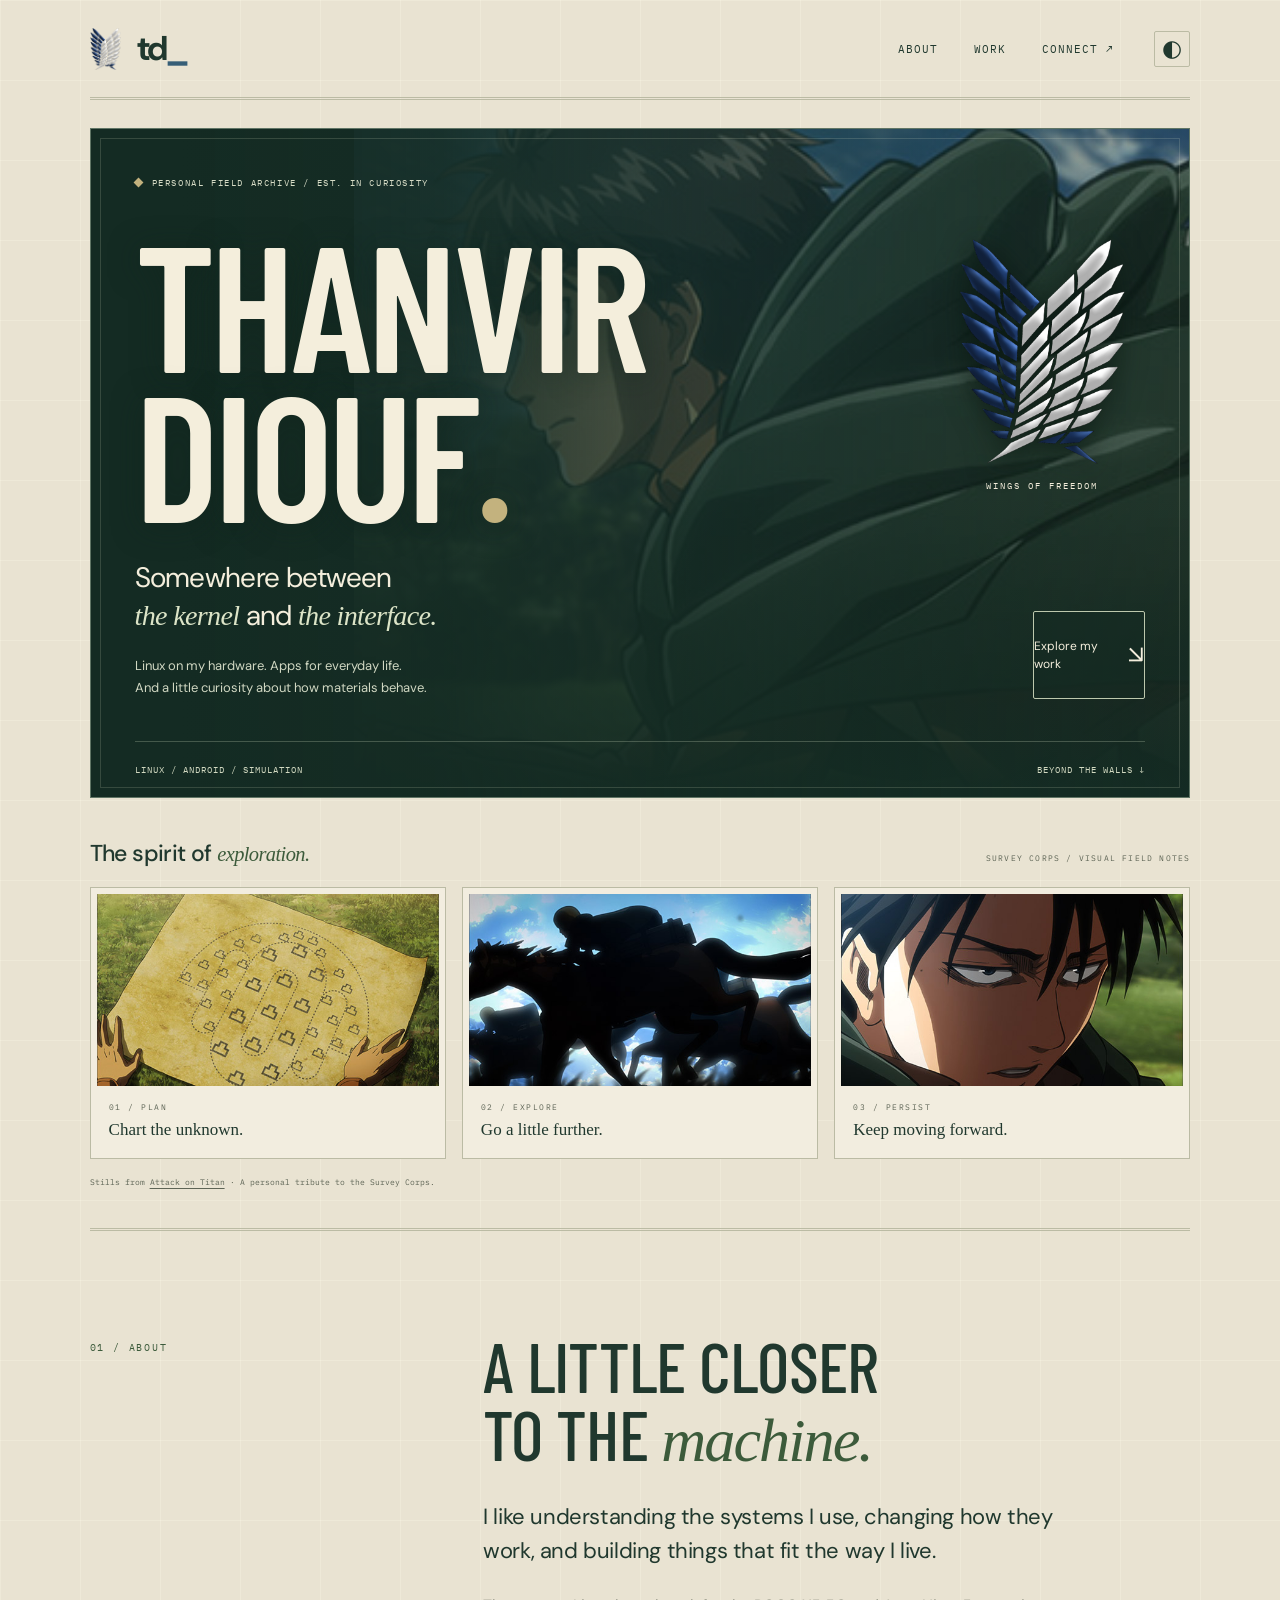
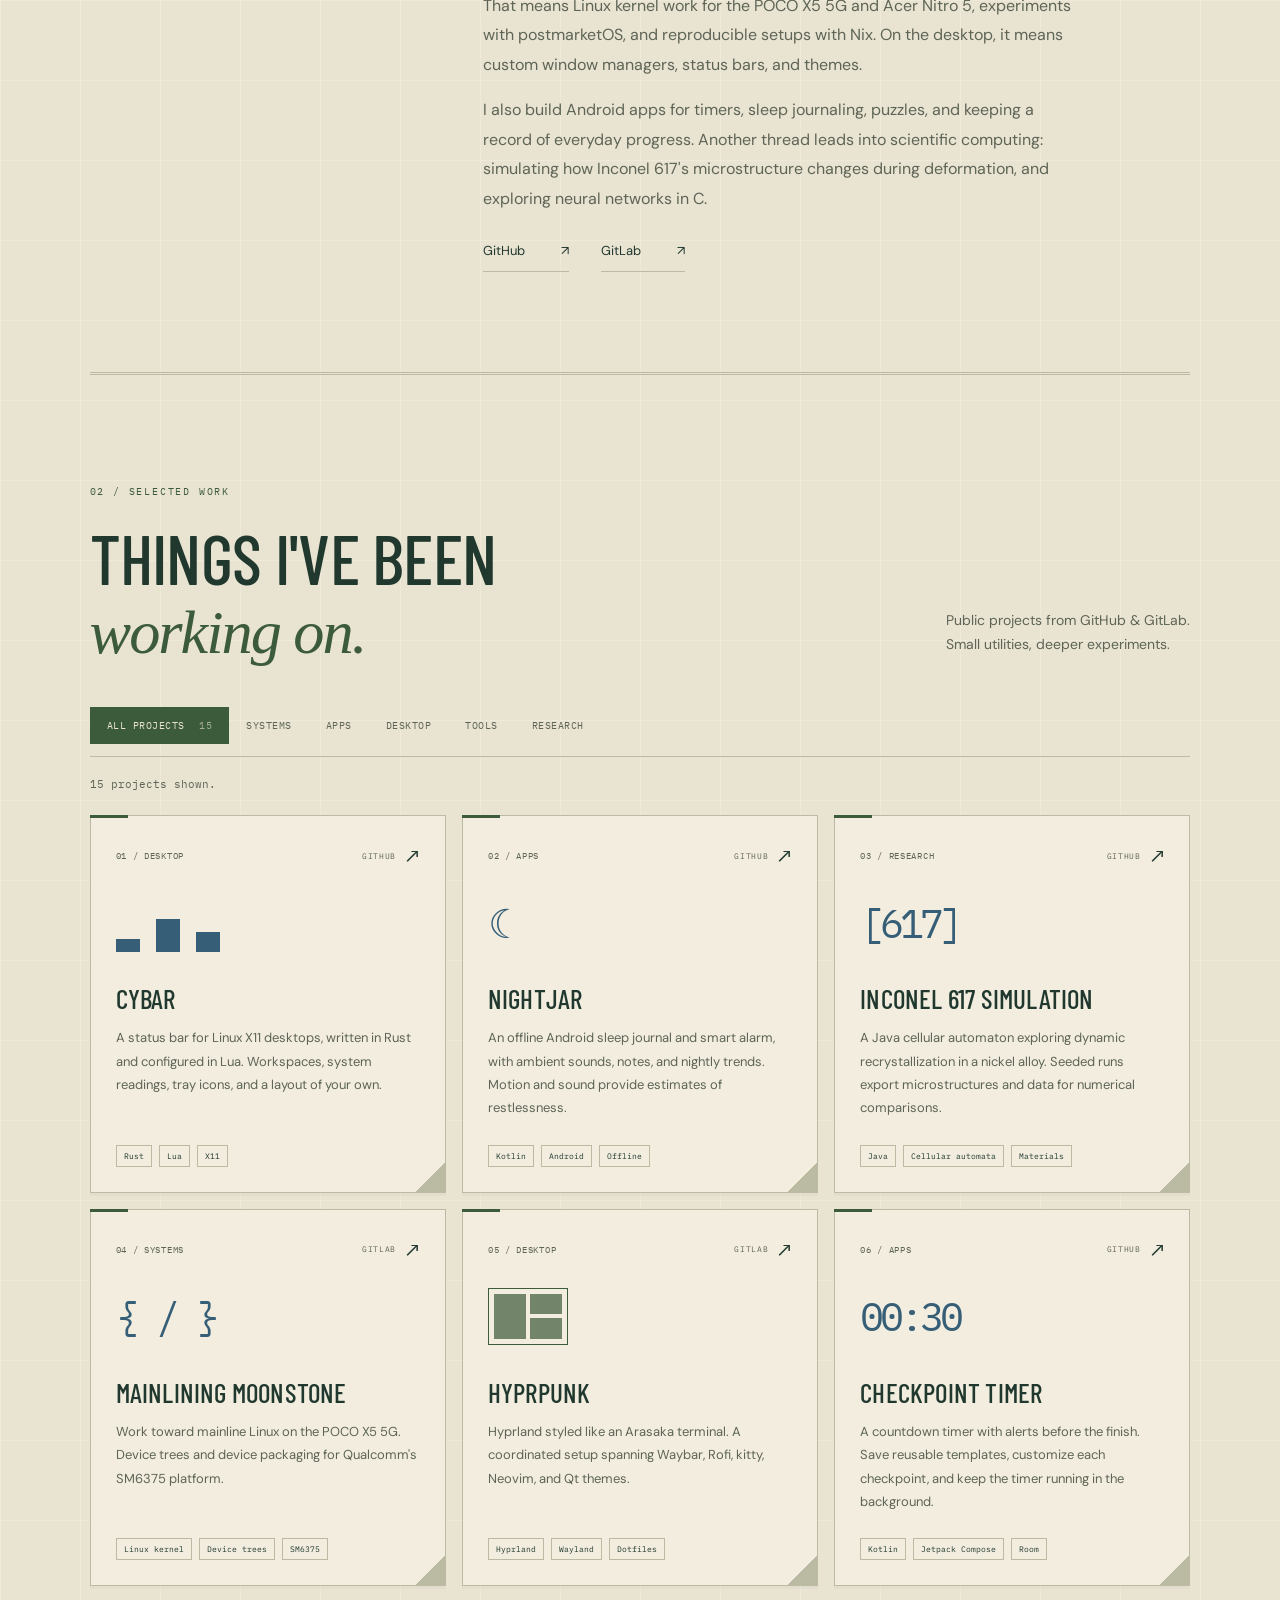
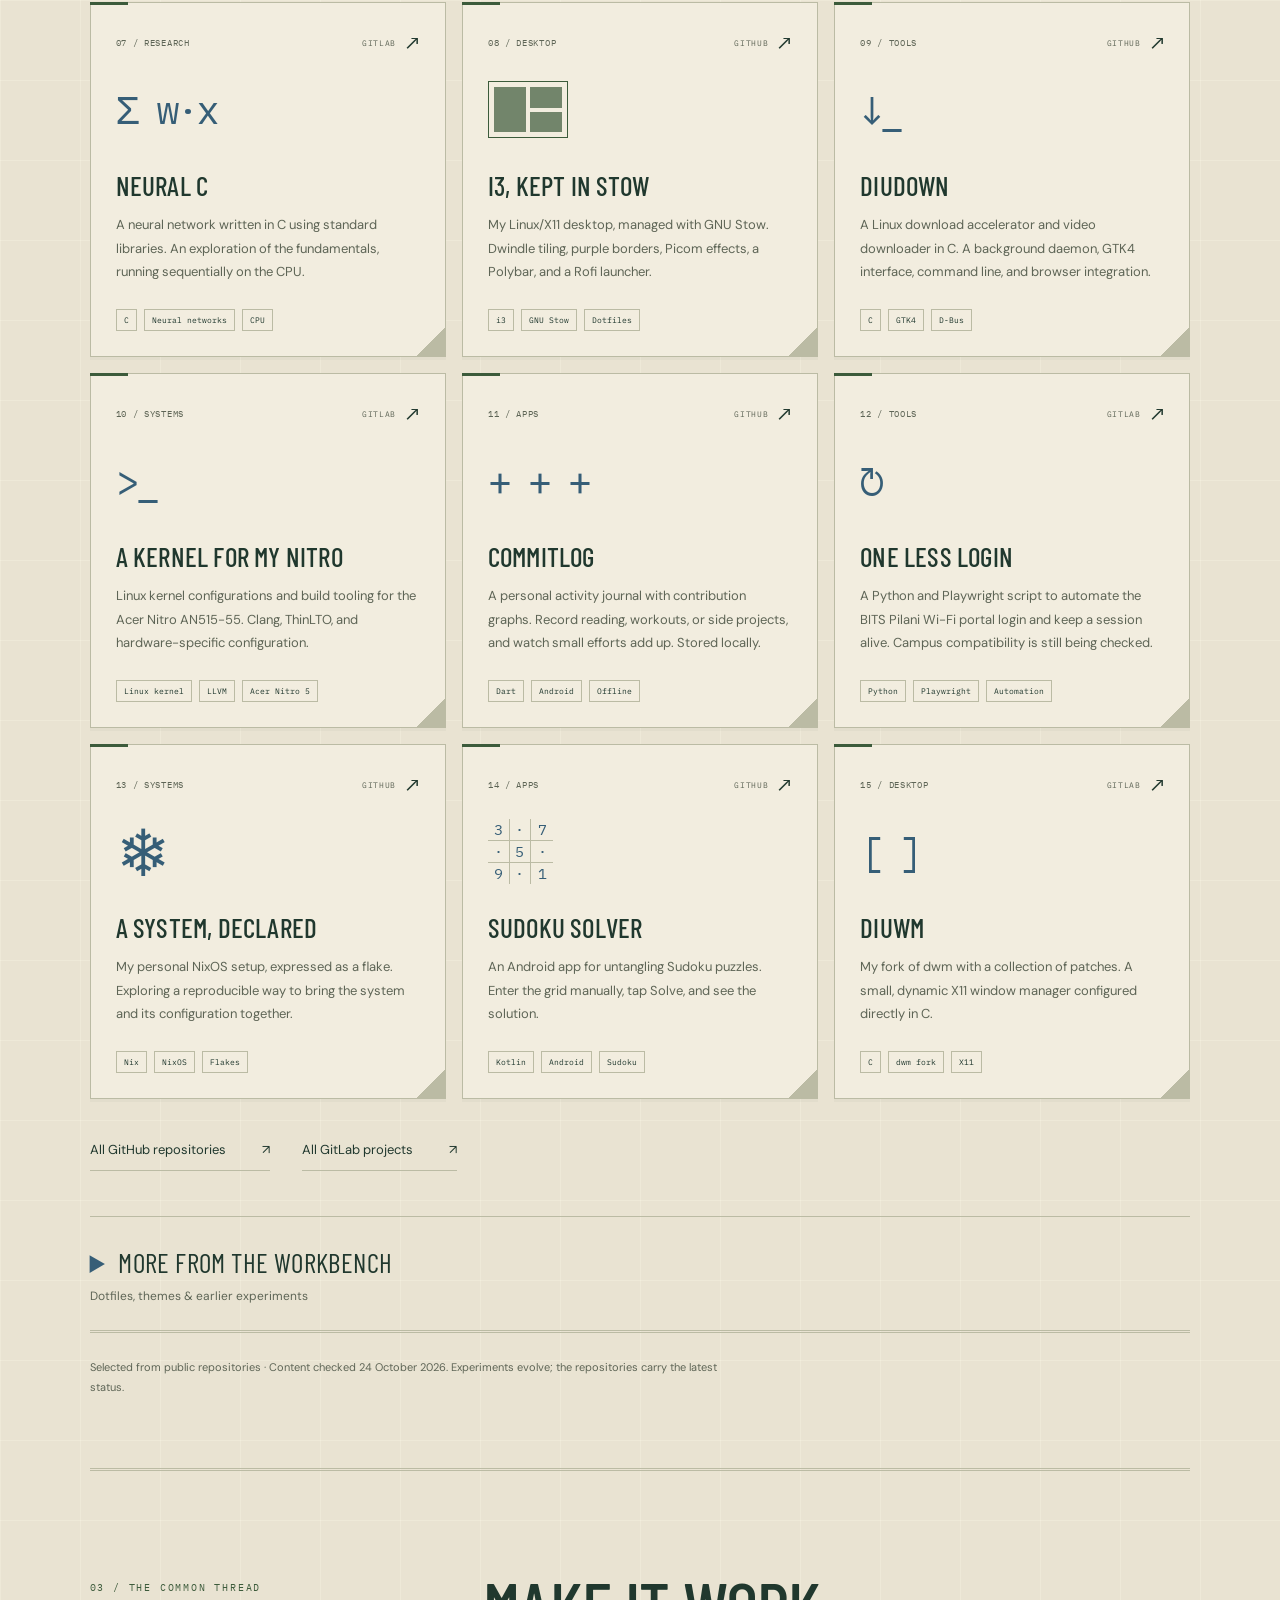
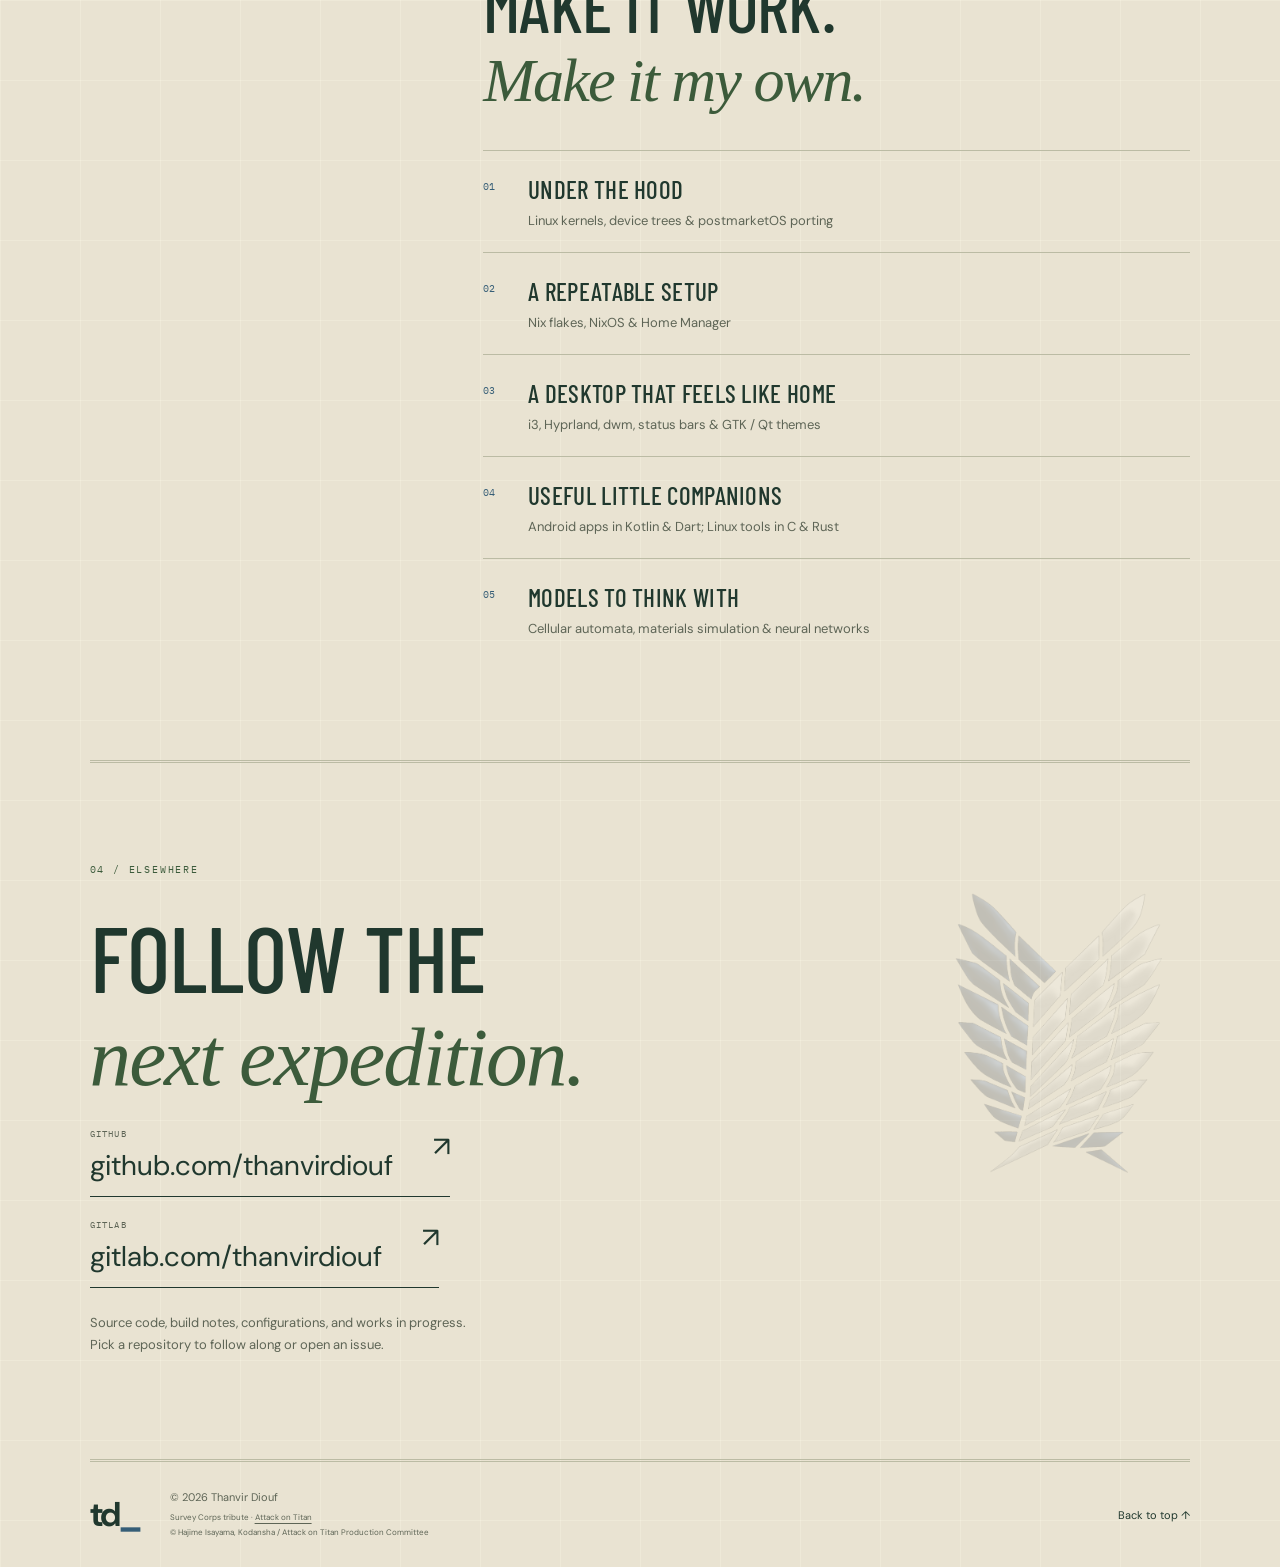
<file: index.html>
<!doctype html>
<html lang="en" data-theme="light">
<head>
  <meta charset="utf-8">
  <meta name="viewport" content="width=device-width, initial-scale=1, viewport-fit=cover">
  <meta name="theme-color" content="#e9e3d2">
  <meta name="description" content="Thanvir Diouf's projects across GitHub and GitLab: Linux kernels, custom desktops, Android apps, developer tools, and materials simulation.">
  <meta property="og:title" content="Thanvir Diouf — Systems, software & curiosity">
  <meta property="og:description" content="Linux kernels, custom desktops, Android apps, and materials simulation. Explore my public work on GitHub and GitLab.">
  <meta property="og:type" content="website">
  <meta property="og:url" content="https://thanvirdiouf.github.io/">
  <title>Thanvir Diouf — Systems, software & curiosity</title>
  <link rel="icon" href="assets/images/wings-of-freedom.png" type="image/png">
  <link rel="preconnect" href="https://fonts.googleapis.com">
  <link rel="preconnect" href="https://fonts.gstatic.com" crossorigin>
  <link rel="stylesheet" href="https://fonts.googleapis.com/css2?family=Barlow+Condensed:wght@500;600;700&family=DM+Sans:wght@400;500;600;700&family=IBM+Plex+Mono:wght@400;500&display=swap">
  <link rel="stylesheet" href="assets/css/style.css">
  <link rel="stylesheet" href="assets/css/survey-corps.css">
  <script src="assets/js/site.js" defer></script>
</head>
<body>
<a class="skip-link" href="#main">Skip to content</a>
<div class="site-shell">
  <header class="header">
    <a href="#" class="wordmark" aria-label="Thanvir Diouf, home"><img src="assets/images/wings-of-freedom.png" width="32" height="42" alt="">td<span>_</span></a>
    <nav aria-label="Main navigation"><a href="#about">About</a><a href="#work">Work</a><a href="#connect">Connect <span aria-hidden="true">↗</span></a></nav>
    <button class="theme-toggle" type="button" aria-label="Switch to dark theme" hidden><span aria-hidden="true">◐</span></button>
  </header>
  <main id="main">
    <section class="hero" aria-labelledby="hero-title">
      <img class="hero-still" src="assets/images/scout-expedition.jpg" width="560" height="315" alt="" fetchpriority="high">
      <div class="eyebrow"><span class="status-dot"></span> PERSONAL FIELD ARCHIVE / EST. IN CURIOSITY</div>
      <h1 id="hero-title">Thanvir<br>Diouf<span class="period">.</span></h1>
      <div class="hero-bottom">
        <div><p class="hero-description">Somewhere between<br><em>the kernel</em> and <em>the interface.</em></p><p class="hero-note">Linux on my hardware. Apps for everyday life.<br>And a little curiosity about how materials behave.</p></div>
        <a class="round-link" href="#work"><span>Explore my work</span><span class="arrow" aria-hidden="true">↘</span></a>
      </div>
      <div class="hero-graphic" aria-hidden="true"><img src="assets/images/wings-of-freedom.png" width="521" height="707" alt=""><span class="graphic-caption">WINGS OF FREEDOM</span></div>
      <div class="hero-foot"><span>LINUX / ANDROID / SIMULATION</span><span>BEYOND THE WALLS ↓</span></div>
    </section>
    <section class="expedition" aria-labelledby="expedition-title">
      <div class="expedition-heading"><h2 id="expedition-title">The spirit of <em>exploration.</em></h2><span>SURVEY CORPS / VISUAL FIELD NOTES</span></div>
      <div class="expedition-frames">
        <figure><img src="assets/images/expedition-map.jpg" width="560" height="315" loading="lazy" decoding="async" alt="The Survey Corps' expedition formation drawn on a parchment map."><figcaption><span>01 / PLAN</span>Chart the unknown.</figcaption></figure>
        <figure><img src="assets/images/scouts-riding.jpg" width="560" height="315" loading="lazy" decoding="async" alt="Survey Corps scouts on horseback, silhouetted against the sky."><figcaption><span>02 / EXPLORE</span>Go a little further.</figcaption></figure>
        <figure><img src="assets/images/levi-forest.jpg" width="560" height="315" loading="lazy" decoding="async" alt="Levi wearing the Survey Corps' green cloak in the forest."><figcaption><span>03 / PERSIST</span>Keep moving forward.</figcaption></figure>
      </div>
      <p class="art-credit">Stills from <a href="https://shingeki.tv/season1/">Attack on Titan</a> · A personal tribute to the Survey Corps.</p>
    </section>
    <section id="about" class="about section-grid" aria-labelledby="about-title">
      <div class="section-label"><span>01 / ABOUT</span></div>
      <div><h2 id="about-title">A little closer<br>to the <em>machine.</em></h2><p class="large-copy">I like understanding the systems I use, changing how they work, and building things that fit the way I live.</p><p class="body-copy">That means Linux kernel work for the POCO X5 5G and Acer Nitro 5, experiments with postmarketOS, and reproducible setups with Nix. On the desktop, it means custom window managers, status bars, and themes.</p><p class="body-copy">I also build Android apps for timers, sleep journaling, puzzles, and keeping a record of everyday progress. Another thread leads into scientific computing: simulating how Inconel 617's microstructure changes during deformation, and exploring neural networks in C.</p><div class="profile-links"><a class="text-link" href="https://github.com/thanvirdiouf">GitHub <span aria-hidden="true">↗</span></a><a class="text-link" href="https://gitlab.com/thanvirdiouf">GitLab <span aria-hidden="true">↗</span></a></div></div>
    </section>
    <section id="work" class="work" aria-labelledby="work-title">
      <div class="section-heading"><div><div class="section-label">02 / SELECTED WORK</div><h2 id="work-title">Things I've been<br><em>working on.</em></h2></div><p>Public projects from GitHub & GitLab.<br>Small utilities, deeper experiments.</p></div>
      <div class="filters" role="group" aria-label="Filter projects" hidden><button type="button" data-filter="all" aria-pressed="true">All projects <span data-project-count>15</span></button><button type="button" data-filter="systems" aria-pressed="false">Systems</button><button type="button" data-filter="apps" aria-pressed="false">Apps</button><button type="button" data-filter="desktop" aria-pressed="false">Desktop</button><button type="button" data-filter="tools" aria-pressed="false">Tools</button><button type="button" data-filter="research" aria-pressed="false">Research</button></div>
      <p id="filter-status" class="filter-status" aria-live="polite" aria-atomic="true"></p>
      <div class="projects">
        <a class="project" data-category="desktop" href="https://github.com/thanvirdiouf/Cybar"><div class="project-top"><span>01 / DESKTOP</span><span class="project-host">GITHUB <span class="project-arrow" aria-hidden="true">↗</span></span></div><div class="project-symbol" aria-hidden="true">▂ ▅ ▃</div><h3>Cybar</h3><p>A status bar for Linux X11 desktops, written in Rust and configured in Lua. Workspaces, system readings, tray icons, and a layout of your own.</p><div class="project-tags"><span>Rust</span><span>Lua</span><span>X11</span></div></a>
        <a class="project" data-category="apps" href="https://github.com/thanvirdiouf/Nightjar"><div class="project-top"><span>02 / APPS</span><span class="project-host">GITHUB <span class="project-arrow" aria-hidden="true">↗</span></span></div><div class="project-symbol" aria-hidden="true">☾</div><h3>Nightjar</h3><p>An offline Android sleep journal and smart alarm, with ambient sounds, notes, and nightly trends. Motion and sound provide estimates of restlessness.</p><div class="project-tags"><span>Kotlin</span><span>Android</span><span>Offline</span></div></a>
        <a class="project" data-category="research" href="https://github.com/thanvirdiouf/Inconel-617-Microstructure-Simulation"><div class="project-top"><span>03 / RESEARCH</span><span class="project-host">GITHUB <span class="project-arrow" aria-hidden="true">↗</span></span></div><div class="project-symbol" aria-hidden="true">[617]</div><h3>Inconel 617 simulation</h3><p>A Java cellular automaton exploring dynamic recrystallization in a nickel alloy. Seeded runs export microstructures and data for numerical comparisons.</p><div class="project-tags"><span>Java</span><span>Cellular automata</span><span>Materials</span></div></a>
        <a class="project" data-category="systems" href="https://gitlab.com/thanvirdiouf/poco-x5-5g-kernel-mainlining"><div class="project-top"><span>04 / SYSTEMS</span><span class="project-host">GITLAB <span class="project-arrow" aria-hidden="true">↗</span></span></div><div class="project-symbol" aria-hidden="true">{ / }</div><h3>Mainlining moonstone</h3><p>Work toward mainline Linux on the POCO X5 5G. Device trees and device packaging for Qualcomm's SM6375 platform.</p><div class="project-tags"><span>Linux kernel</span><span>Device trees</span><span>SM6375</span></div></a>
        <a class="project" data-category="desktop" href="https://gitlab.com/thanvirdiouf/hyprpunk"><div class="project-top"><span>05 / DESKTOP</span><span class="project-host">GITLAB <span class="project-arrow" aria-hidden="true">↗</span></span></div><div class="desktop-symbol" aria-hidden="true"><i></i><i></i><i></i></div><h3>HyprPunk</h3><p>Hyprland styled like an Arasaka terminal. A coordinated setup spanning Waybar, Rofi, kitty, Neovim, and Qt themes.</p><div class="project-tags"><span>Hyprland</span><span>Wayland</span><span>Dotfiles</span></div></a>
        <a class="project" data-category="apps" href="https://github.com/thanvirdiouf/CheckpointTimer"><div class="project-top"><span>06 / APPS</span><span class="project-host">GITHUB <span class="project-arrow" aria-hidden="true">↗</span></span></div><div class="project-symbol" aria-hidden="true">00:30</div><h3>Checkpoint Timer</h3><p>A countdown timer with alerts before the finish. Save reusable templates, customize each checkpoint, and keep the timer running in the background.</p><div class="project-tags"><span>Kotlin</span><span>Jetpack Compose</span><span>Room</span></div></a>
        <a class="project" data-category="research" href="https://gitlab.com/thanvirdiouf/neural-c"><div class="project-top"><span>07 / RESEARCH</span><span class="project-host">GITLAB <span class="project-arrow" aria-hidden="true">↗</span></span></div><div class="project-symbol" aria-hidden="true">Σ w·x</div><h3>Neural C</h3><p>A neural network written in C using standard libraries. An exploration of the fundamentals, running sequentially on the CPU.</p><div class="project-tags"><span>C</span><span>Neural networks</span><span>CPU</span></div></a>
        <a class="project" data-category="desktop" href="https://github.com/thanvirdiouf/i3-stow"><div class="project-top"><span>08 / DESKTOP</span><span class="project-host">GITHUB <span class="project-arrow" aria-hidden="true">↗</span></span></div><div class="desktop-symbol" aria-hidden="true"><i></i><i></i><i></i></div><h3>i3, kept in Stow</h3><p>My Linux/X11 desktop, managed with GNU Stow. Dwindle tiling, purple borders, Picom effects, a Polybar, and a Rofi launcher.</p><div class="project-tags"><span>i3</span><span>GNU Stow</span><span>Dotfiles</span></div></a>
        <a class="project" data-category="tools" href="https://github.com/thanvirdiouf/DiuDown"><div class="project-top"><span>09 / TOOLS</span><span class="project-host">GITHUB <span class="project-arrow" aria-hidden="true">↗</span></span></div><div class="project-symbol" aria-hidden="true">↓_</div><h3>DiuDown</h3><p>A Linux download accelerator and video downloader in C. A background daemon, GTK4 interface, command line, and browser integration.</p><div class="project-tags"><span>C</span><span>GTK4</span><span>D-Bus</span></div></a>
        <a class="project" data-category="systems" href="https://gitlab.com/thanvirdiouf/acer-nitro-an515-55-linux-config"><div class="project-top"><span>10 / SYSTEMS</span><span class="project-host">GITLAB <span class="project-arrow" aria-hidden="true">↗</span></span></div><div class="project-symbol" aria-hidden="true">&gt;_</div><h3>A kernel for my Nitro</h3><p>Linux kernel configurations and build tooling for the Acer Nitro AN515-55. Clang, ThinLTO, and hardware-specific configuration.</p><div class="project-tags"><span>Linux kernel</span><span>LLVM</span><span>Acer Nitro 5</span></div></a>
        <a class="project" data-category="apps" href="https://github.com/thanvirdiouf/CommitLog"><div class="project-top"><span>11 / APPS</span><span class="project-host">GITHUB <span class="project-arrow" aria-hidden="true">↗</span></span></div><div class="project-symbol" aria-hidden="true">+ + +</div><h3>CommitLog</h3><p>A personal activity journal with contribution graphs. Record reading, workouts, or side projects, and watch small efforts add up. Stored locally.</p><div class="project-tags"><span>Dart</span><span>Android</span><span>Offline</span></div></a>
        <a class="project" data-category="tools" href="https://gitlab.com/thanvirdiouf/bits-pilani-wifi-login-automator"><div class="project-top"><span>12 / TOOLS</span><span class="project-host">GITLAB <span class="project-arrow" aria-hidden="true">↗</span></span></div><div class="project-symbol" aria-hidden="true">↻</div><h3>One less login</h3><p>A Python and Playwright script to automate the BITS Pilani Wi-Fi portal login and keep a session alive. Campus compatibility is still being checked.</p><div class="project-tags"><span>Python</span><span>Playwright</span><span>Automation</span></div></a>
        <a class="project" data-category="systems" href="https://github.com/thanvirdiouf/Diouf-Nixos-Flake"><div class="project-top"><span>13 / SYSTEMS</span><span class="project-host">GITHUB <span class="project-arrow" aria-hidden="true">↗</span></span></div><div class="project-symbol nix-symbol" aria-hidden="true">❄</div><h3>A system, declared</h3><p>My personal NixOS setup, expressed as a flake. Exploring a reproducible way to bring the system and its configuration together.</p><div class="project-tags"><span>Nix</span><span>NixOS</span><span>Flakes</span></div></a>
        <a class="project" data-category="apps" href="https://github.com/thanvirdiouf/Sudoku-Solver"><div class="project-top"><span>14 / APPS</span><span class="project-host">GITHUB <span class="project-arrow" aria-hidden="true">↗</span></span></div><div class="sudoku-symbol" aria-hidden="true"><span>3</span><span>·</span><span>7</span><span>·</span><span>5</span><span>·</span><span>9</span><span>·</span><span>1</span></div><h3>Sudoku Solver</h3><p>An Android app for untangling Sudoku puzzles. Enter the grid manually, tap Solve, and see the solution.</p><div class="project-tags"><span>Kotlin</span><span>Android</span><span>Sudoku</span></div></a>
        <a class="project" data-category="desktop" href="https://gitlab.com/thanvirdiouf/diuwm"><div class="project-top"><span>15 / DESKTOP</span><span class="project-host">GITLAB <span class="project-arrow" aria-hidden="true">↗</span></span></div><div class="project-symbol" aria-hidden="true">[ ]</div><h3>DiuWM</h3><p>My fork of dwm with a collection of patches. A small, dynamic X11 window manager configured directly in C.</p><div class="project-tags"><span>C</span><span>dwm fork</span><span>X11</span></div></a>
      </div>
      <div class="profile-links all-work"><a class="text-link" href="https://github.com/thanvirdiouf?tab=repositories">All GitHub repositories <span aria-hidden="true">↗</span></a><a class="text-link" href="https://gitlab.com/thanvirdiouf?tab=projects">All GitLab projects <span aria-hidden="true">↗</span></a></div>
      <details class="project-archive"><summary>More from the workbench <span>Dotfiles, themes & earlier experiments</span></summary><div class="archive-list">
        <a href="https://github.com/thanvirdiouf/linux-moonstone"><div><h3>linux-moonstone</h3><p>Linux kernel development for the POCO X5 5G, in C.</p></div><span>GITHUB ↗</span></a>
        <a href="https://gitlab.com/thanvirdiouf/poco-x5-5g-pmos-port-development"><div><h3>postmarketOS on the POCO X5</h3><p>A crDroid-based port experiment. Kernel and rootfs build; graphical boot issues remain.</p></div><span>GITLAB ↗</span></a>
        <a href="https://gitlab.com/thanvirdiouf/poco-x5-5g-pmos-port-development-based-on-xiaomi-sm-6375-devs"><div><h3>Another route to postmarketOS</h3><p>A POCO X5 port experiment using the xiaomi-sm6375-devs kernel source.</p></div><span>GITLAB ↗</span></a>
        <a href="https://github.com/thanvirdiouf/Minimal-Green-Hypr"><div><h3>Minimal Green Hypr</h3><p>My Arch Linux dotfiles and an earlier take on the everyday desktop.</p></div><span>GITHUB ↗</span></a>
        <a href="https://gitlab.com/thanvirdiouf/simpledots"><div><h3>simpledots</h3><p>A desktop configuration collection with bspwm, Polybar, Picom, Rofi, and kitty.</p></div><span>GITLAB ↗</span></a>
        <a href="https://github.com/thanvirdiouf/Kvantum-Theme-Arasaka"><div><h3>Arasaka for Kvantum</h3><p>A Qt theme inspired by the red Arasaka terminals in Cyberpunk 2077.</p></div><span>GITHUB ↗</span></a>
        <a href="https://gitlab.com/thanvirdiouf/arasaka-red-gtk-theme"><div><h3>Arasaka Red GTK Theme</h3><p>A matching GTK theme made with Themix-GUI.</p></div><span>GITLAB ↗</span></a>
        <a href="https://github.com/thanvirdiouf/Home-Flake"><div><h3>Home-Flake</h3><p>An experiment with a Home Manager flake for a non-NixOS desktop.</p></div><span>GITHUB ↗</span></a>
        <a href="https://gitlab.com/thanvirdiouf/nixos-simple"><div><h3>nixos-simple</h3><p>A Nix flake organized into host configurations and modules.</p></div><span>GITLAB ↗</span></a>
        <a href="https://gitlab.com/thanvirdiouf/nixos-configuration"><div><h3>NixOS on a mini PC</h3><p>System and Home Manager configuration for a mini PC.</p></div><span>GITLAB ↗</span></a>
        <a href="https://github.com/thanvirdiouf/Acer-Nitro-5-AN515-55-Linux-Kernel"><div><h3>Acer Nitro 5 Linux Kernel</h3><p>The GitHub kernel project for the AN515-55.</p></div><span>GITHUB ↗</span></a>
        <a href="https://github.com/thanvirdiouf/TicTacToe"><div><h3>TicTacToe</h3><p>A multiplayer take on the familiar game, written in Python.</p></div><span>GITHUB ↗</span></a>
      </div></details>
      <p class="source-note">Selected from public repositories · Content checked <time datetime="2026-10-24">24 October 2026</time>. Experiments evolve; the repositories carry the latest status.</p>
    </section>
    <section class="interests section-grid" aria-labelledby="interests-title"><div class="section-label">03 / THE COMMON THREAD</div><div><h2 id="interests-title">Make it work.<br><em>Make it my own.</em></h2><div class="interest-list"><div><span>01</span><h3>Under the hood</h3><p>Linux kernels, device trees & postmarketOS porting</p></div><div><span>02</span><h3>A repeatable setup</h3><p>Nix flakes, NixOS & Home Manager</p></div><div><span>03</span><h3>A desktop that feels like home</h3><p>i3, Hyprland, dwm, status bars & GTK / Qt themes</p></div><div><span>04</span><h3>Useful little companions</h3><p>Android apps in Kotlin & Dart; Linux tools in C & Rust</p></div><div><span>05</span><h3>Models to think with</h3><p>Cellular automata, materials simulation & neural networks</p></div></div></div></section>
    <section id="connect" class="connect" aria-labelledby="connect-title"><div class="section-label">04 / ELSEWHERE</div><h2 id="connect-title">Follow the<br><em>next expedition.</em></h2><div class="connect-profiles"><a href="https://github.com/thanvirdiouf" class="connect-link"><span><small>GITHUB</small>github.com/thanvirdiouf</span><span aria-hidden="true">↗</span></a><a href="https://gitlab.com/thanvirdiouf" class="connect-link"><span><small>GITLAB</small>gitlab.com/thanvirdiouf</span><span aria-hidden="true">↗</span></a></div><p>Source code, build notes, configurations, and works in progress.<br>Pick a repository to follow along or open an issue.</p><img class="connect-emblem" src="assets/images/wings-of-freedom.png" width="521" height="707" loading="lazy" decoding="async" alt=""></section>
  </main>
  <footer><a class="wordmark" href="#" aria-label="Back to top">td<span>_</span></a><div><p>© <span id="year">2026</span> Thanvir Diouf</p><p class="theme-credit">Survey Corps tribute · <a href="https://shingeki.tv/season1/">Attack on Titan</a><br>© Hajime Isayama, Kodansha / Attack on Titan Production Committee</p></div><a href="#">Back to top ↑</a></footer>
</div>
</body>
</html>
</file>
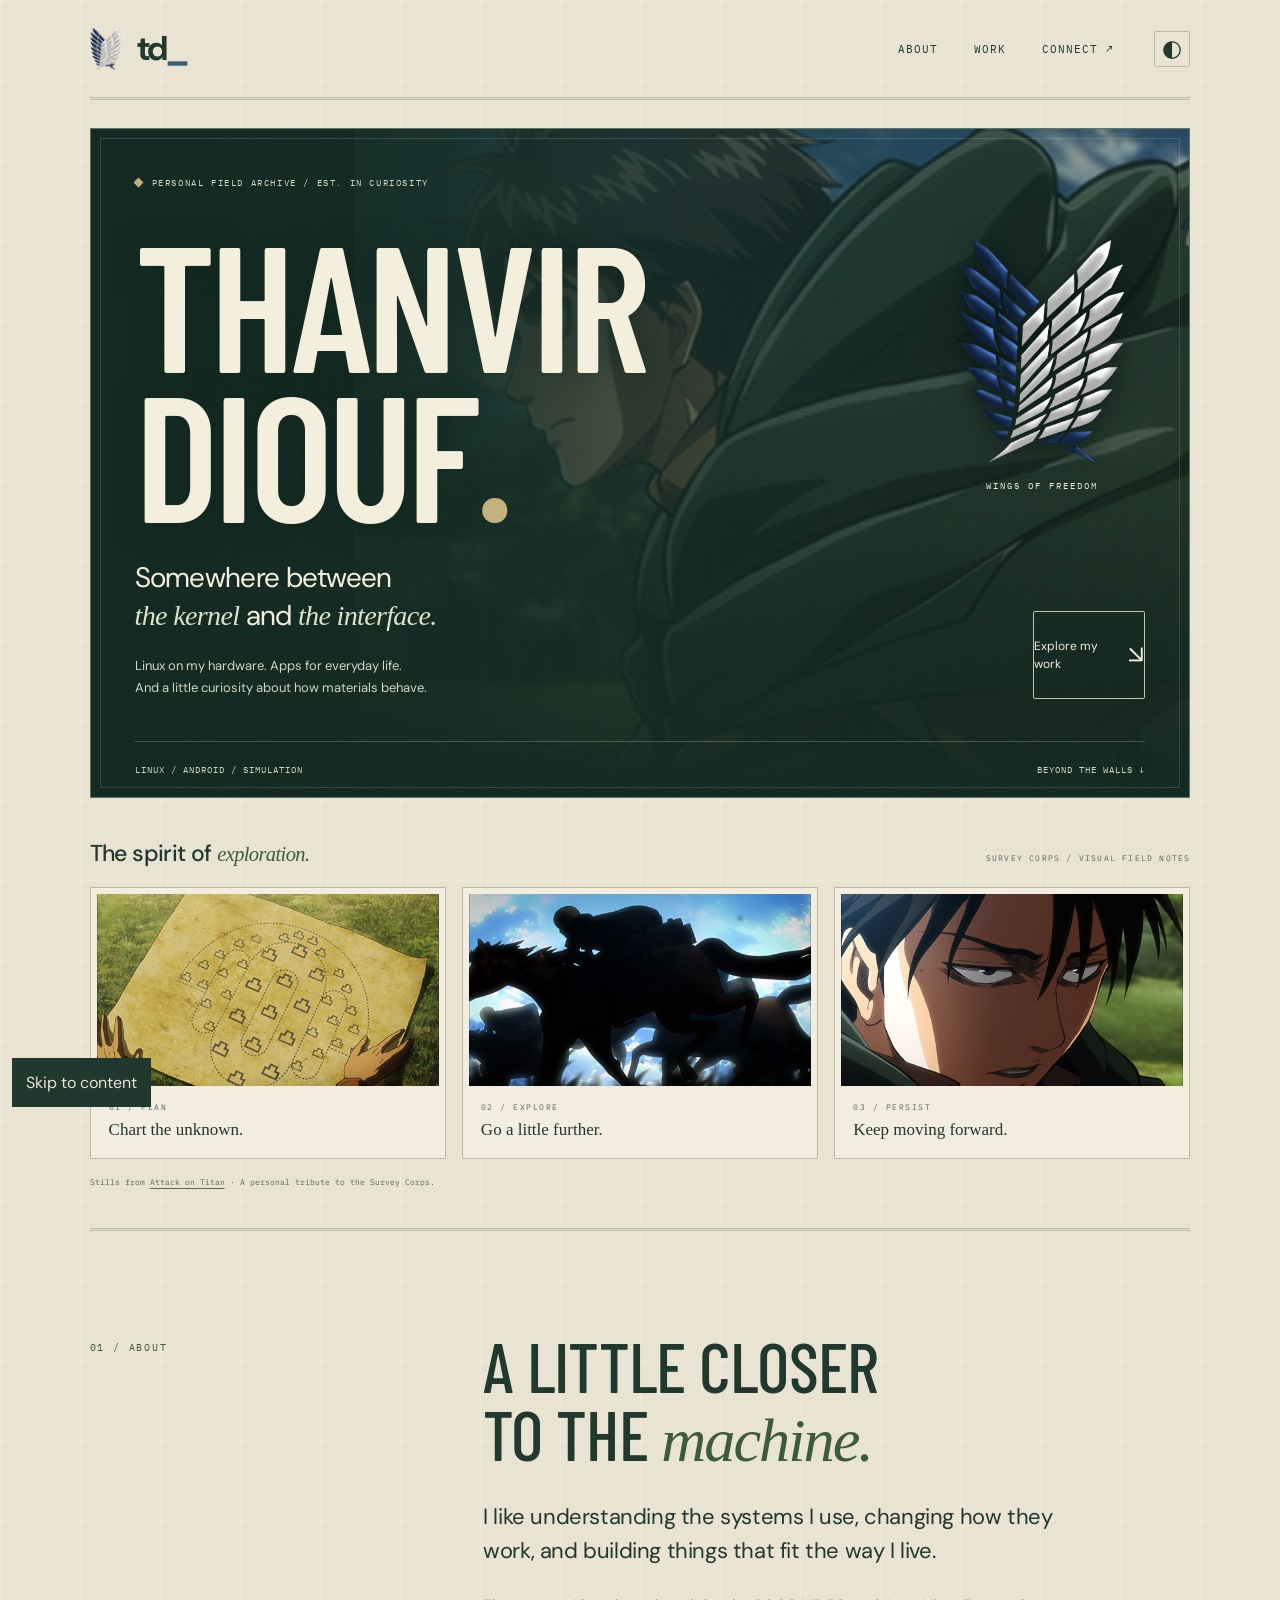
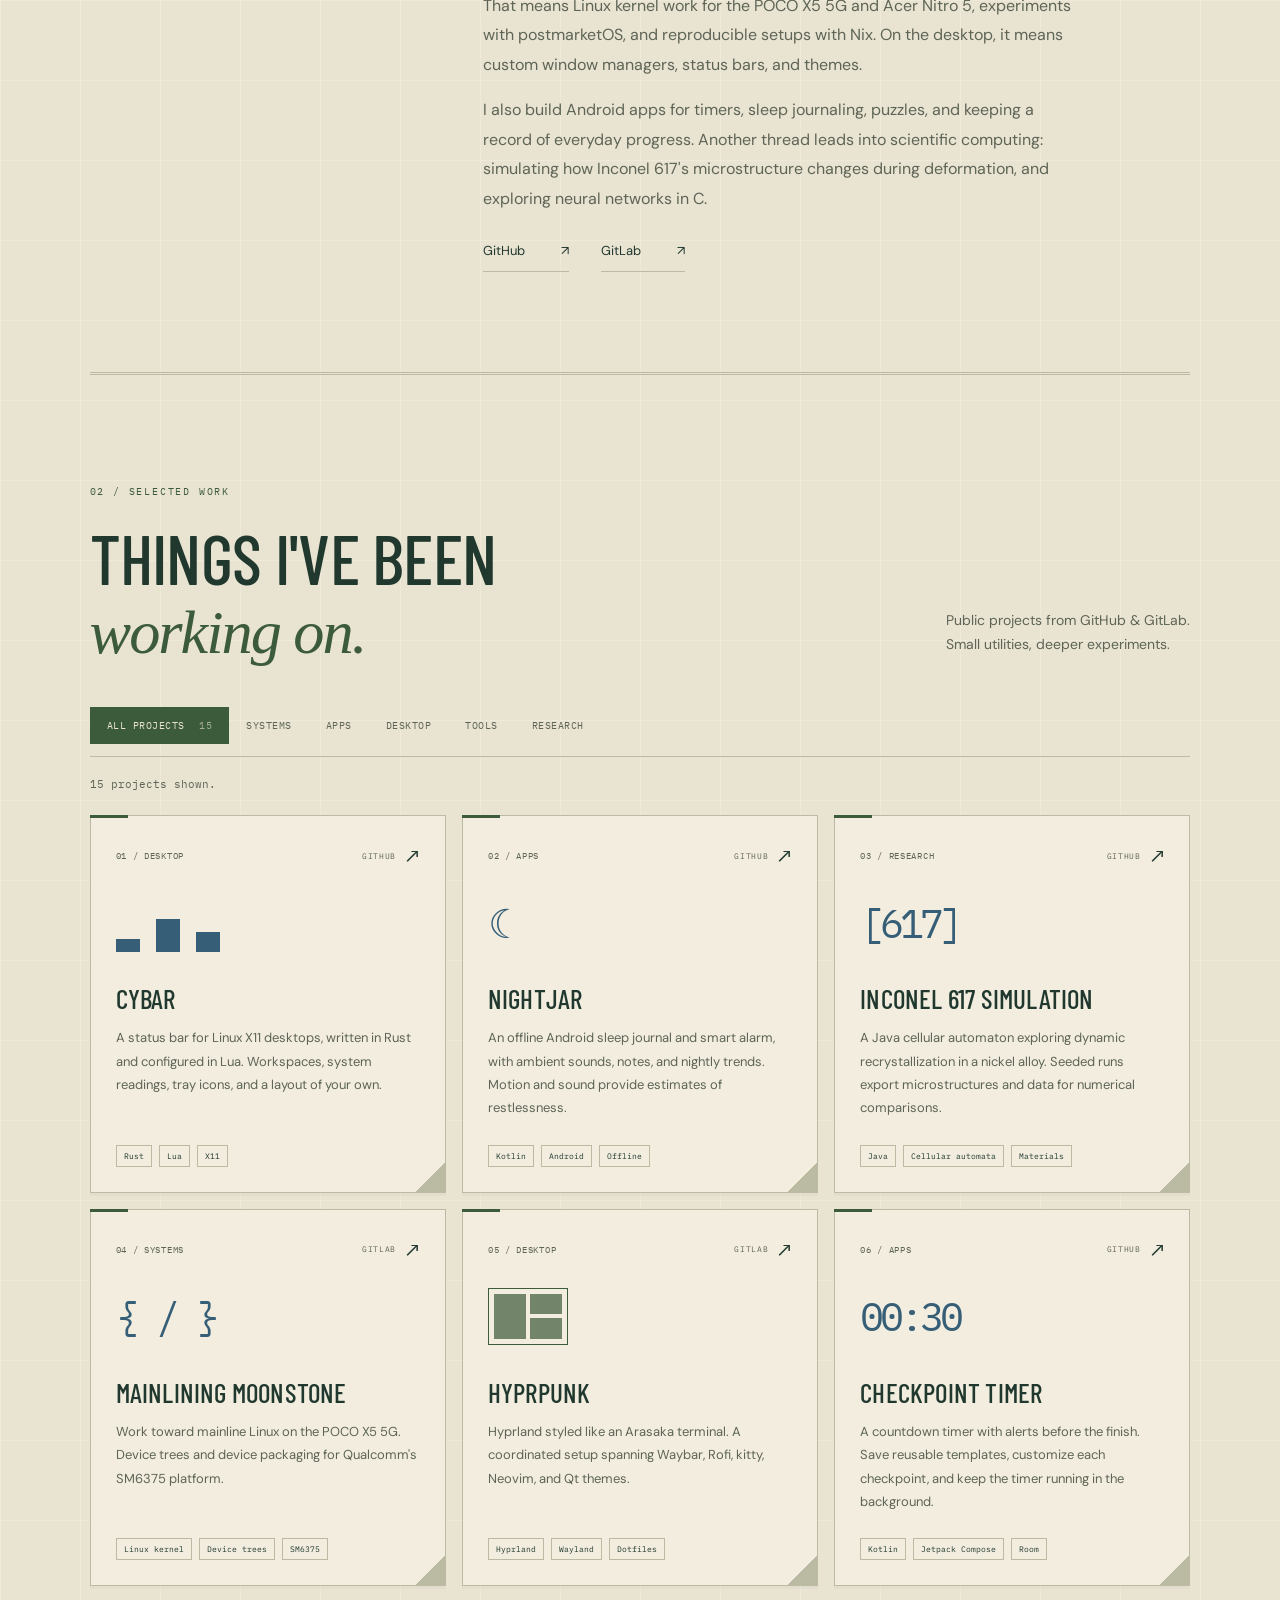
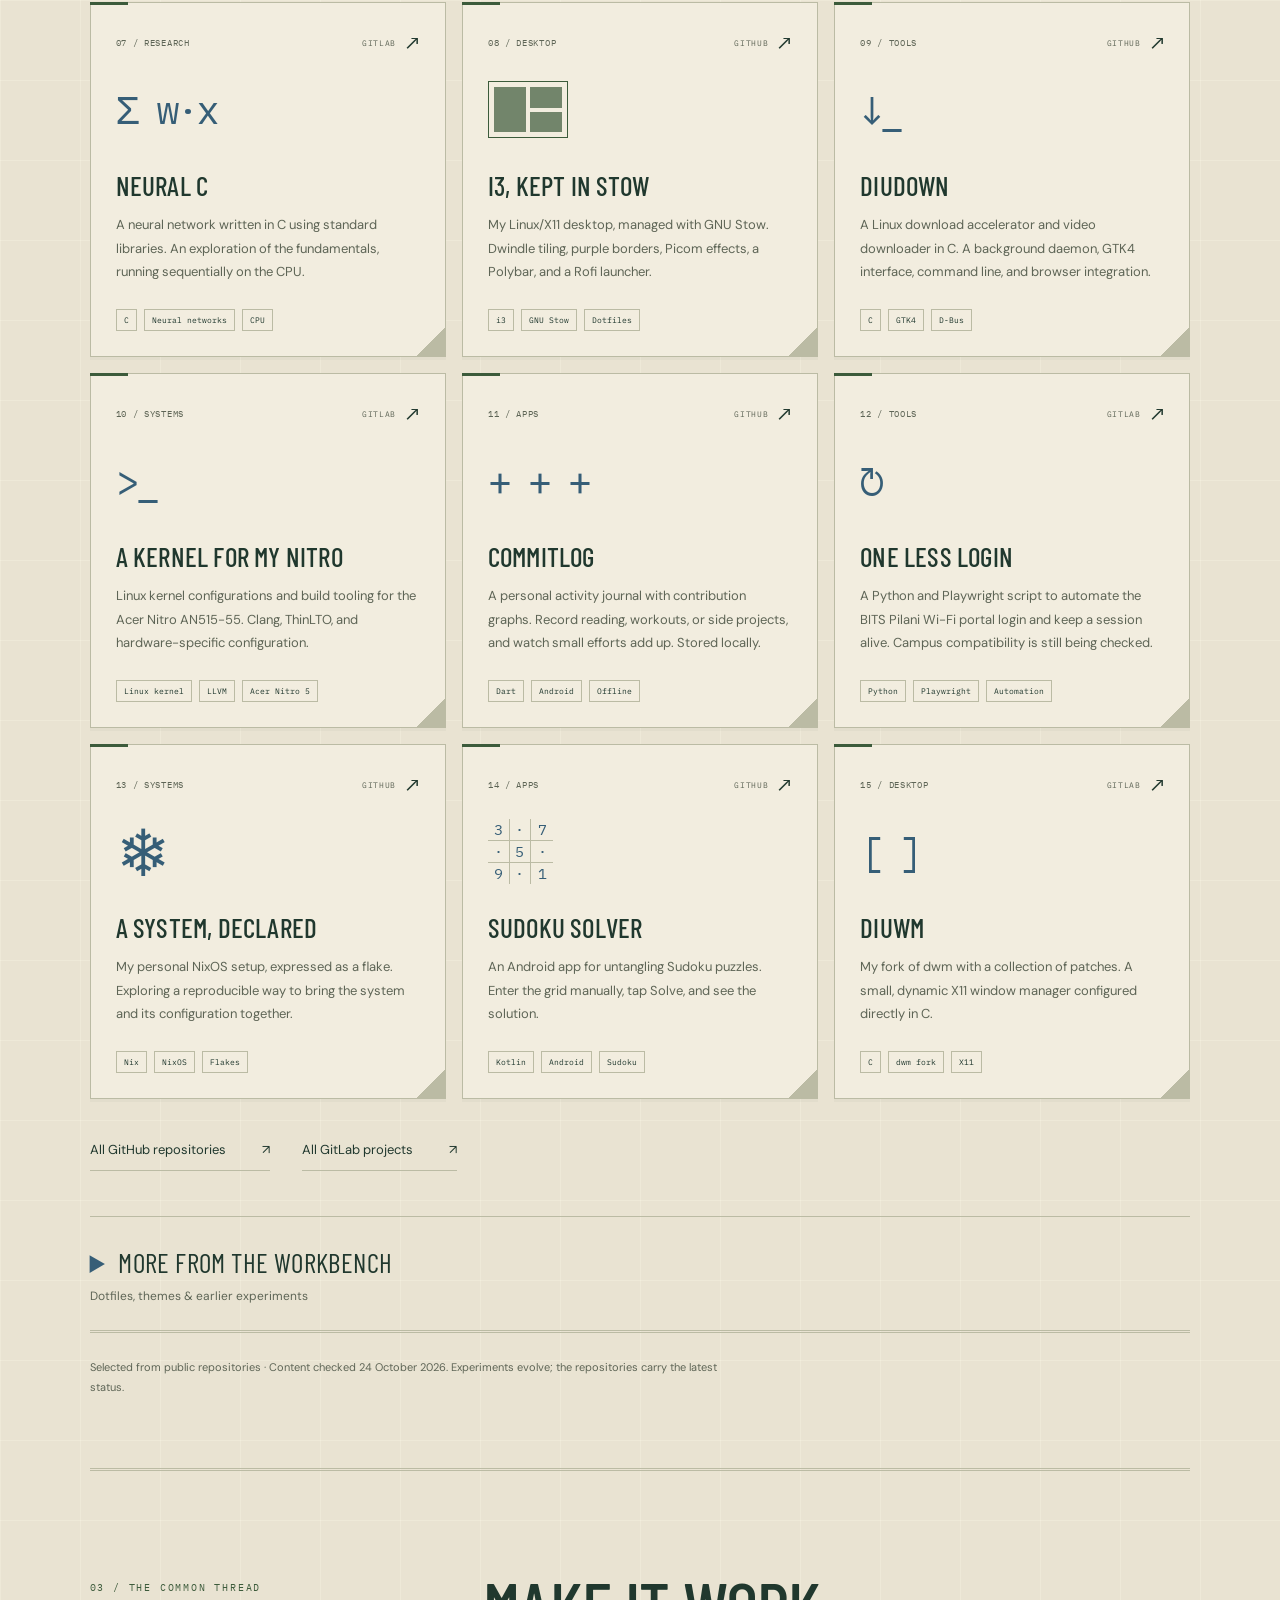
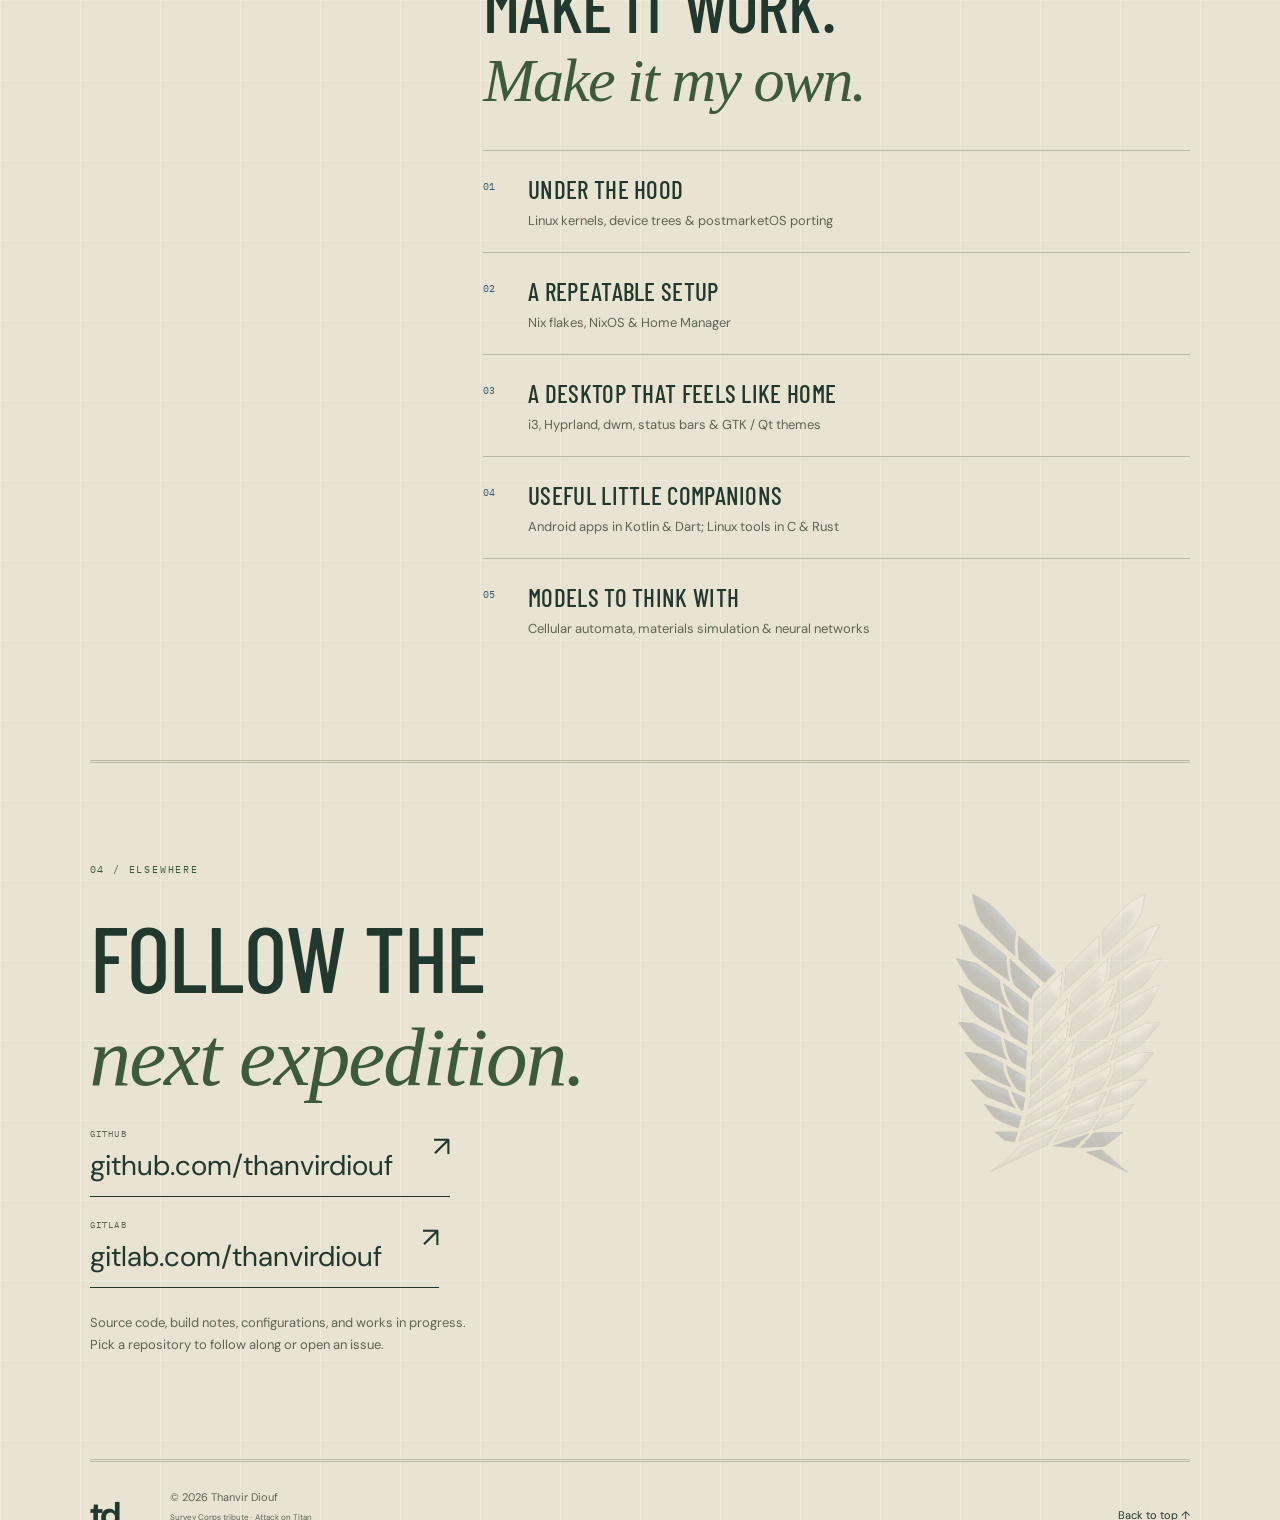
<file: about.html>
<!doctype html><html lang="en"><head><meta charset="utf-8"><meta name="viewport" content="width=device-width, initial-scale=1"><meta http-equiv="refresh" content="0;url=/#about"><link rel="canonical" href="https://thanvirdiouf.github.io/#about"><title>About — Thanvir Diouf</title></head><body><p><a href="/#about">About Thanvir Diouf →</a></p></body></html>
</file>
<file: assets/css/style.css>
:root{--bg:#f4f1ea;--ink:#272b25;--muted:#65685d;--line:#d4d3c8;--accent:#be482b;--card:#eeece3;--green:#4c6141;--mono:'IBM Plex Mono',monospace;--sans:'DM Sans',Arial,sans-serif;color-scheme:light}
:root[data-theme=dark]{--bg:#1d221e;--ink:#efeee4;--muted:#b1b8a9;--line:#41493f;--accent:#f28b6b;--card:#252c25;--green:#b7c99b;color-scheme:dark}
*{box-sizing:border-box}html{scroll-behavior:smooth;scroll-padding-top:28px}body{margin:0;background:var(--bg);color:var(--ink);font-family:var(--sans);-webkit-font-smoothing:antialiased}a{color:inherit;text-decoration:none}button{font:inherit}a,button{-webkit-tap-highlight-color:transparent}a:focus-visible,button:focus-visible{outline:3px solid var(--accent);outline-offset:6px}::selection{background:var(--accent);color:var(--bg)}[hidden]{display:none!important}.site-shell{max-width:1440px;padding:0 7%;margin:auto}.header{height:112px;border-bottom:1px solid var(--line);display:flex;align-items:center;gap:40px}.wordmark{font-size:34px;font-weight:700;letter-spacing:-3px}.wordmark span{color:var(--accent)}nav{margin-left:auto;display:flex;gap:36px;font-size:14px}nav a:hover,.text-link:hover,footer>a:last-child:hover{color:var(--accent)}.theme-toggle{border:1px solid var(--line);border-radius:50%;background:none;color:var(--ink);width:36px;height:36px;cursor:pointer;font-size:23px;line-height:1}.hero{position:relative;padding-top:62px;overflow:hidden}.eyebrow,.section-label,.hero-foot,.project-top,.project-tags,.graphic-caption{font-family:var(--mono);font-size:11px;letter-spacing:1px}.eyebrow{display:flex;align-items:center;gap:10px}.status-dot{width:7px;height:7px;background:var(--accent);border-radius:50%}h1{font-size:clamp(88px,13.6vw,184px);letter-spacing:-.085em;font-weight:500;line-height:.91;margin:45px 0 32px;position:relative;z-index:1}.period{color:var(--accent)}.hero-bottom{display:flex;align-items:end;justify-content:space-between;position:relative;z-index:1}.hero-description{font-size:clamp(21px,2.3vw,31px);line-height:1.35;letter-spacing:-.7px;margin:0}em{font-family:Georgia,'Times New Roman',serif;font-weight:400}.hero-note{font-size:14px;line-height:1.7;color:var(--muted);margin:20px 0 0}.round-link{height:116px;width:116px;border:1px solid var(--ink);border-radius:50%;display:flex;align-items:center;justify-content:center;gap:10px;font-size:12px;line-height:1.5;margin-right:20px;transition:background .2s,color .2s}.round-link:hover{background:var(--ink);color:var(--bg)}.arrow{font-size:25px}.hero-graphic{position:absolute;right:1%;top:124px;width:330px;height:330px;color:var(--accent);transform:rotate(-18deg)}.orbit{border:1px solid currentColor;border-radius:50%;position:absolute;inset:25px}.orbit-two{transform:rotate(60deg) scaleX(.43)}.orbit-one{transform:rotate(-60deg) scaleX(.43)}.orbit-three{transform:scaleX(.43)}.orbit-core{position:absolute;inset:80px;text-align:center;font-size:165px;line-height:1.15;font-family:Georgia,serif}.graphic-caption{position:absolute;bottom:-5px;left:54px;letter-spacing:1.2px;font-size:9px;transform:rotate(18deg)}.hero-foot{display:flex;justify-content:space-between;margin-top:62px;padding:20px 0;border-top:1px solid var(--line);color:var(--muted);font-size:10px}.section-grid{display:grid;grid-template-columns:1fr 2fr;gap:40px;padding:100px 0;border-bottom:1px solid var(--line)}.section-label{color:var(--muted);padding-top:10px}h2{font-size:clamp(38px,4.7vw,62px);font-weight:500;line-height:1.08;letter-spacing:-2.5px;margin:0 0 30px}h2 em{color:var(--green);letter-spacing:-2px}.large-copy{font-size:22px;line-height:1.55;letter-spacing:-.4px;max-width:620px}.body-copy{color:var(--muted);font-size:16px;line-height:1.85;max-width:590px}.text-link{font-size:13px;display:inline-flex;gap:36px;border-bottom:1px solid var(--line);padding:12px 0}.work{padding:100px 0 70px;border-bottom:1px solid var(--line)}.section-heading{display:flex;justify-content:space-between;align-items:end}.section-heading .section-label{margin-bottom:25px}.section-heading>p{font-size:14px;line-height:1.7;color:var(--muted);padding-bottom:22px}.filters{display:flex;gap:8px;margin:15px 0 30px;flex-wrap:wrap}.filters button{border:1px solid var(--line);border-radius:30px;background:transparent;color:var(--muted);padding:10px 18px;font-size:12px;cursor:pointer}.filters button[aria-pressed=true]{background:var(--ink);color:var(--bg);border-color:var(--ink)}.filters button span{opacity:.6;font-family:var(--mono);font-size:10px;margin-left:8px}.projects{display:grid;grid-template-columns:repeat(3,minmax(0,1fr));gap:16px}.project{display:flex;flex-direction:column;padding:25px;background:var(--card);border:1px solid var(--line);min-height:355px;transition:transform .2s,border-color .2s}.project:hover{transform:translateY(-5px);border-color:var(--green)}.project-top{display:flex;justify-content:space-between;align-items:center;color:var(--muted);font-size:9px}.project-arrow{font-size:22px;color:var(--ink)}.project-symbol{font-family:var(--mono);font-size:40px;letter-spacing:-4px;color:var(--green);height:105px;display:flex;align-items:center}.nix-symbol{font-size:65px}.project h3{font-size:20px;font-weight:500;letter-spacing:-.6px;margin:7px 0 12px}.project p{font-size:13px;line-height:1.8;color:var(--muted);margin:0 0 25px}.project-tags{display:flex;flex-wrap:wrap;gap:7px;margin-top:auto;font-size:8px;letter-spacing:0}.project-tags span{border:1px solid var(--line);padding:5px 7px;border-radius:3px}.sudoku-symbol{width:65px;height:65px;display:grid;grid-template-columns:repeat(3,1fr);margin:20px 0;color:var(--green);font-family:var(--mono);font-size:15px}.sudoku-symbol span{display:grid;place-items:center;border-right:1px solid var(--line);border-bottom:1px solid var(--line)}.sudoku-symbol span:nth-child(3n){border-right:0}.sudoku-symbol span:nth-child(n+7){border-bottom:0}.desktop-symbol{width:80px;height:57px;display:grid;grid-template-columns:1fr 1fr;gap:4px;margin:24px 0;border:1px solid var(--green);padding:5px}.desktop-symbol i{background:var(--green);opacity:.7}.desktop-symbol i:first-child{grid-row:span 2}.all-work{margin-top:30px}.interest-list{margin-top:40px}.interest-list>div{display:grid;grid-template-columns:30px 1fr;column-gap:15px;border-top:1px solid var(--line);padding:23px 0}.interest-list span{font-family:var(--mono);font-size:10px;color:var(--accent);padding-top:6px}.interest-list h3{font-size:19px;font-weight:500;margin:0}.interest-list p{grid-column:2;color:var(--muted);font-size:13px;margin:8px 0 0}.connect{position:relative;padding:90px 0;overflow:hidden}.connect h2{font-size:clamp(46px,6.3vw,84px);margin-top:35px}.connect-link{font-size:clamp(17px,2.2vw,28px);display:inline-flex;gap:40px;border-bottom:1px solid var(--ink);padding-bottom:12px}.connect-link:hover{color:var(--accent)}.connect p{font-size:13px;color:var(--muted);line-height:1.7}.connect-star{position:absolute;font-family:Georgia,serif;font-size:280px;color:var(--accent);right:20px;top:110px;line-height:1;pointer-events:none}footer{border-top:1px solid var(--line);min-height:100px;display:flex;align-items:center;gap:30px}footer p{font-size:11px;color:var(--muted)}footer>a:last-child{font-size:11px;margin-left:auto}.skip-link{position:fixed;left:12px;top:-100px;padding:14px;background:var(--ink);color:var(--bg);z-index:5}.skip-link:focus{top:12px}.sr-only{position:absolute;width:1px;height:1px;padding:0;margin:-1px;overflow:hidden;clip:rect(0,0,0,0);white-space:nowrap;border:0}
.profile-links{display:flex;flex-wrap:wrap;gap:12px 32px}.project-host{display:inline-flex;align-items:center;gap:10px;font-size:8px;white-space:nowrap}.project-archive{margin-top:45px;border-top:1px solid var(--line);border-bottom:1px solid var(--line)}.project-archive summary{cursor:pointer;font-size:20px;letter-spacing:-.5px;padding:25px 0;line-height:1.5}.project-archive summary::marker{color:var(--accent)}.project-archive summary>span{display:block;font-size:12px;color:var(--muted);letter-spacing:0;margin-top:4px}.project-archive summary:focus-visible{outline:3px solid var(--accent);outline-offset:6px}.archive-list{display:grid;grid-template-columns:repeat(2,minmax(0,1fr));gap:0 32px;padding-bottom:16px}.archive-list>a{display:flex;align-items:start;gap:20px;justify-content:space-between;border-top:1px solid var(--line);padding:20px 0}.archive-list h3{font-size:15px;font-weight:500;margin:0 0 8px;line-height:1.4}.archive-list p{font-size:12px;line-height:1.7;color:var(--muted);margin:0}.archive-list>a>span{font-family:var(--mono);font-size:8px;letter-spacing:.5px;color:var(--muted);white-space:nowrap;padding-top:5px}.archive-list a:hover h3{color:var(--accent)}.source-note{color:var(--muted);font-size:11px;line-height:1.8;margin:25px 0 0;max-width:650px}.connect-profiles{display:flex;flex-direction:column;align-items:start;gap:22px;position:relative;z-index:1}.connect-link small{display:block;font-family:var(--mono);font-size:9px;letter-spacing:1.2px;color:var(--muted);margin-bottom:8px}.connect-profiles .connect-link{max-width:100%;overflow-wrap:anywhere}.connect>p{margin-top:24px}
@media(min-width:1500px){.site-shell{padding:0 100px}}@media(max-width:1000px){.hero-graphic{width:260px;height:260px;top:130px;right:0}.orbit-core{inset:63px;font-size:135px}.graphic-caption{left:26px;font-size:8px}.projects{grid-template-columns:repeat(2,minmax(0,1fr))}.section-grid{grid-template-columns:1fr 2.5fr}.connect-star{font-size:200px;right:0;top:145px}}@media(max-width:640px){.site-shell{padding:0 6%}.header{height:85px;gap:20px}nav{gap:19px;font-size:12px}.wordmark{font-size:29px}.theme-toggle{width:30px;height:30px;font-size:20px;flex-shrink:0}.hero{padding-top:38px}.eyebrow{font-size:8px;letter-spacing:.8px}h1{font-size:clamp(88px,22vw,136px);margin-top:40px}.hero-graphic{width:145px;height:145px;right:-25px;top:124px;opacity:.45}.orbit{inset:10px}.orbit-core{inset:33px;font-size:78px}.graphic-caption{display:none}.hero-bottom{align-items:center}.hero-description{font-size:21px}.hero-note{font-size:12px;max-width:200px}.round-link{width:82px;height:82px;margin:0;font-size:10px;flex-shrink:0;gap:5px}.hero-foot{font-size:8px;letter-spacing:.5px;margin-top:40px}.section-grid{display:block;padding:62px 0}.section-grid>.section-label{margin-bottom:28px}h2{letter-spacing:-1.8px}.large-copy{font-size:19px}.body-copy{font-size:14px}.work{padding:62px 0 45px}.section-heading{display:block}.section-heading>p{padding:0;margin:0 0 26px}.filters{gap:6px}.filters button{padding:9px 12px;font-size:11px}.projects{grid-template-columns:1fr}.project{min-height:315px;padding:24px}.project h3{font-size:23px}.project p{font-size:14px}.project-top{font-size:10px}.project-tags{font-size:9px}.archive-list{grid-template-columns:1fr}.project-archive summary{font-size:18px}.connect{padding:60px 0}.connect-star{font-size:120px;right:-20px;top:30px;opacity:.35}.connect h2{position:relative;z-index:1}.connect-link{gap:20px}footer{gap:15px}footer p{font-size:10px}footer>a:last-child{font-size:10px}}@media(prefers-reduced-motion:reduce){html{scroll-behavior:auto}*{transition:none!important}}
</file>
<file: assets/css/survey-corps.css>
/* Survey Corps: parchment field journals, green cloaks, blue and silver wings. */

:root {
  --bg: #e9e3d2;
  --ink: #20382e;
  --muted: #5e6556;
  --line: #bbbba4;
  --accent: #365e77;
  --card: #f2eddf;
  --green: #3c5b3b;
  --display: 'Barlow Condensed', 'Arial Narrow', sans-serif;
  --cloak: #1c352b;
  --paper: #f4eedc;
  --brass: #c3b27e;
}

:root[data-theme=dark] {
  --bg: #111e19;
  --ink: #ede9d9;
  --muted: #b6bcaa;
  --line: #435348;
  --accent: #9bbbd0;
  --card: #1a2b23;
  --green: #c2cfa7;
}

body {
  background-image: linear-gradient(var(--line) 1px, transparent 1px),
    linear-gradient(90deg, var(--line) 1px, transparent 1px);
  background-size: 80px 80px;
  background-blend-mode: soft-light;
}

.header { height: 100px; border-bottom: 3px double var(--line); }
.wordmark { display: inline-flex; align-items: center; gap: 8px; }
.wordmark img { object-fit: contain; margin-right: 7px; }
.wordmark span { margin-left: -8px; }
nav { font-family: var(--mono); font-size: 11px; text-transform: uppercase; letter-spacing: 1px; }
.theme-toggle { border-radius: 2px; }

.hero {
  isolation: isolate;
  margin-top: 28px;
  padding: 48px 44px 0;
  background: var(--cloak);
  color: var(--paper);
  border: 1px solid #607565;
}
.hero::after {
  content: '';
  position: absolute;
  inset: 9px;
  border: 1px solid #d8dec02b;
  pointer-events: none;
  z-index: 2;
}
.hero-still {
  position: absolute;
  inset: 0 0 0 auto;
  width: 76%;
  height: 100%;
  object-fit: cover;
  object-position: 64% center;
  opacity: .66;
  z-index: -2;
}
.hero::before {
  content: '';
  position: absolute;
  inset: 0;
  background: linear-gradient(90deg, #142b23 8%, #142b23ed 32%, #142b2380 62%, #142b2326),
    linear-gradient(0deg, #142b23 1%, transparent 45%);
  z-index: -1;
}
.eyebrow { position: relative; z-index: 1; font-size: 9px; letter-spacing: 1.6px; color: #d6dbc5; }
.status-dot { background: var(--brass); border-radius: 0; transform: rotate(45deg); }
h1 {
  font-family: var(--display);
  text-transform: uppercase;
  font-weight: 600;
  font-size: clamp(100px, 14vw, 178px);
  letter-spacing: -.025em;
  line-height: .84;
  margin: 40px 0 32px;
  text-shadow: 0 3px 30px #10241b80;
}
.period { color: var(--brass); }
.hero-description { font-size: clamp(20px, 2.2vw, 29px); }
.hero-description em { color: #dce4c7; }
.hero-note { color: #d0d7c2; font-size: 13px; }
.hero-graphic {
  right: 5%; top: 110px; width: 185px; height: 265px;
  transform: none; display: flex; flex-direction: column; align-items: center;
}
.hero-graphic img { width: 100%; height: 225px; object-fit: contain; filter: drop-shadow(0 4px 14px #07150ddb); }
.graphic-caption { position: static; transform: none; margin-top: 16px; color: var(--paper); font-size: 9px; letter-spacing: 2px; text-align: center; }
.round-link { border-radius: 2px; border-color: #bdc8ad; margin: 0; width: 112px; height: 88px; background: #142b2380; }
.round-link:hover { background: var(--paper); color: var(--cloak); }
.hero-foot { position: relative; z-index: 1; border-color: #a6b59b55; color: #d2d9c1; font-size: 9px; margin-top: 42px; padding: 22px 0; }

.expedition { padding: 44px 0 38px; border-bottom: 3px double var(--line); }
.expedition-heading { display: flex; align-items: baseline; justify-content: space-between; gap: 20px; margin-bottom: 22px; }
.expedition-heading h2 { font-family: var(--sans); font-size: 23px; letter-spacing: -.6px; margin: 0; text-transform: none; }
.expedition-heading h2 em { letter-spacing: -.6px; }
.expedition-heading>span { font-family: var(--mono); font-size: 8px; letter-spacing: 1.2px; color: var(--muted); }
.expedition-frames { display: grid; grid-template-columns: repeat(3, minmax(0, 1fr)); gap: 16px; }
.expedition figure { margin: 0; border: 1px solid var(--line); background: var(--card); padding: 6px; }
.expedition figure img { display: block; width: 100%; height: auto; aspect-ratio: 16 / 9; object-fit: cover; }
.expedition figcaption { font-family: Georgia, serif; font-size: 17px; padding: 16px 12px 12px; }
.expedition figcaption span { display: block; font-family: var(--mono); font-size: 8px; color: var(--muted); letter-spacing: 1.5px; margin-bottom: 8px; }
.art-credit { font-family: var(--mono); font-size: 8px; color: var(--muted); line-height: 1.8; margin: 16px 0 0; }
.art-credit a, .theme-credit a { text-decoration: underline; text-underline-offset: 3px; }

h2 { font-family: var(--display); font-size: clamp(44px, 5.5vw, 70px); letter-spacing: -.7px; font-weight: 500; text-transform: uppercase; line-height: .98; }
h2 em { font-family: Georgia, serif; text-transform: none; font-size: .89em; letter-spacing: -2px; }
.section-label { color: var(--green); font-size: 10px; letter-spacing: 1.8px; }
.section-grid, .work { border-bottom: 3px double var(--line); }
.filters { gap: 0; border-bottom: 1px solid var(--line); padding-bottom: 12px; }
.filters button { border-radius: 0; border-color: transparent; padding: 11px 16px; font-family: var(--mono); font-size: 10px; text-transform: uppercase; letter-spacing: .5px; }
.filters button[aria-pressed=true] { background: var(--green); color: var(--bg); border-color: var(--green); }
.filters button:hover { border-color: var(--green); }
.filter-status { font-family: var(--mono); font-size: 11px; color: var(--muted); margin: -10px 0 24px; }
.filter-status:empty { margin: 0; }
.project { position: relative; box-shadow: 0 3px 0 #152d1e08; background-image: linear-gradient(135deg, transparent 96%, var(--line) 96%); }
.project::before { content: ''; position: absolute; top: -1px; left: -1px; width: 38px; height: 3px; background: var(--green); }
.project:hover { transform: translateY(-4px); border-color: var(--accent); }
.project:hover::before { background: var(--accent); width: 70px; }
.project-top { letter-spacing: .7px; }
.project-symbol, .sudoku-symbol { color: var(--accent); }
.project h3 { font-family: var(--display); text-transform: uppercase; font-size: 27px; letter-spacing: .2px; font-weight: 500; }
.project-tags span { border-radius: 0; }
.interest-list h3 { font-family: var(--display); text-transform: uppercase; font-size: 25px; letter-spacing: .3px; }
.project-archive { border-bottom: 3px double var(--line); }
.project-archive summary { font-family: var(--display); text-transform: uppercase; font-size: 27px; letter-spacing: .4px; }
.project-archive summary>span { font-family: var(--sans); text-transform: none; font-size: 12px; }
.connect h2 { font-size: clamp(52px, 7.3vw, 94px); }
.connect-emblem { position: absolute; right: 2%; top: 130px; width: 220px; height: 280px; object-fit: contain; opacity: .18; pointer-events: none; }
footer { border-top: 3px double var(--line); padding: 22px 0; }
footer p { margin: 6px 0; }
.theme-credit { font-size: 8px; line-height: 1.8; }

@media (max-width: 1000px) {
  .header nav a { display: inline-flex; align-items: center; min-height: 44px; }
  .theme-toggle { width: 44px; height: 44px; }
  .filters button { min-height: 44px; }
  .hero { padding: 38px 32px 0; }
  .hero-graphic { width: 145px; height: 220px; top: 110px; right: 4%; }
  .hero-graphic img { height: 175px; }
  .hero-graphic .graphic-caption { font-size: 8px; }
  .expedition-heading>span { max-width: 160px; line-height: 1.7; text-align: right; }
  .expedition figcaption { font-size: 15px; padding: 14px 7px 9px; }
  .connect-emblem { width: 170px; }
}
@media (max-width: 640px) {
  html { scroll-padding-top: calc(132px + env(safe-area-inset-top, 0px)); }
  .site-shell {
    padding-left: max(5%, env(safe-area-inset-left, 0px));
    padding-right: max(5%, env(safe-area-inset-right, 0px));
  }
  .header {
    position: sticky;
    top: 0;
    z-index: 10;
    background: var(--bg);
    height: auto;
    display: grid;
    grid-template-columns: minmax(0, 1fr) 44px;
    gap: 4px 12px;
    padding: calc(8px + env(safe-area-inset-top, 0px)) 0 6px;
  }
  .header .wordmark { justify-self: start; min-height: 44px; }
  .wordmark { gap: 7px; font-size: 28px; }
  .wordmark img { width: 26px; height: 34px; margin-right: 3px; }
  .header nav {
    grid-column: 1 / -1;
    grid-row: 2;
    display: grid;
    grid-template-columns: repeat(3, minmax(0, 1fr));
    gap: 6px;
    margin: 0;
    font-size: 11px;
    letter-spacing: .5px;
  }
  .header nav a { display: flex; }
  nav a { min-height: 44px; display: flex; align-items: center; justify-content: center; gap: 6px; }
  nav a:active { background: var(--card); }
  .theme-toggle { width: 44px; height: 44px; font-size: 25px; }
  .hero {
    display: grid;
    grid-template-columns: minmax(0, 1fr) 48px;
    column-gap: 14px;
    margin-top: 16px;
    padding: 24px 20px 0;
  }
  .hero::after { inset: 6px; }
  .eyebrow { grid-row: 1; grid-column: 1; font-size: 9px; line-height: 1.7; letter-spacing: .7px; gap: 9px; }
  .status-dot { flex-shrink: 0; }
  h1 { font-size: clamp(68px, 23vw, 132px); margin: 24px 0; overflow-wrap: anywhere; }
  .hero h1 { grid-column: 1 / -1; grid-row: 2; }
  .hero-still { width: 100%; opacity: .5; object-position: 57% center; }
  .hero::before { background: linear-gradient(90deg, #142b23e8, #142b2333), linear-gradient(0deg, #142b23 1%, #142b2333 80%); }
  .hero-graphic { position: static; grid-column: 2; grid-row: 1; align-self: center; width: 48px; height: 64px; opacity: .95; }
  .hero-graphic img { height: 64px; }
  .hero-graphic .graphic-caption { display: none; }
  .hero-description { font-size: 22px; line-height: 1.45; }
  .hero-note { font-size: 14px; line-height: 1.75; max-width: none; margin-top: 16px; }
  .hero-bottom { grid-column: 1 / -1; grid-row: 3; flex-direction: column; align-items: stretch; gap: 24px; }
  .hero-bottom>div { min-width: 0; }
  .round-link { width: 100%; height: auto; min-height: 52px; padding: 12px 16px; font-size: 14px; justify-content: space-between; gap: 12px; }
  .round-link .arrow { font-size: 24px; }
  .hero-foot { grid-column: 1 / -1; grid-row: 4; font-size: 9px; line-height: 1.7; letter-spacing: .4px; margin-top: 24px; gap: 8px 20px; flex-wrap: wrap; padding: 18px 0; }
  .expedition { padding: 30px 0; }
  .expedition-heading { display: block; }
  .expedition-heading h2 { font-size: 24px; margin-bottom: 12px; line-height: 1.2; }
  .expedition-heading>span { font-size: 10px; }
  .expedition-frames { gap: 12px; grid-template-columns: 1fr; }
  .expedition figure { display: grid; grid-template-columns: 45% 1fr; align-items: center; padding: 4px; }
  .expedition figcaption { font-size: 18px; padding: 12px; }
  .expedition figcaption span { font-size: 10px; margin-bottom: 8px; line-height: 1.5; }
  .art-credit { font-size: 10px; }
  h2 { font-size: clamp(40px, 11vw, 54px); line-height: 1.08; overflow-wrap: anywhere; }
  .section-label { font-size: 11px; }
  .large-copy { font-size: 21px; line-height: 1.6; }
  .body-copy { font-size: 16px; line-height: 1.8; }
  .section-heading>p { font-size: 15px; }
  .text-link { min-height: 44px; align-items: center; font-size: 14px; }
  .filters { display: grid; grid-template-columns: repeat(2, minmax(0, 1fr)); gap: 8px; margin-bottom: 24px; }
  .filters button { min-height: 48px; padding: 10px; font-size: 11px; letter-spacing: .2px; }
  .filter-status { font-size: 12px; line-height: 1.6; }
  .project { min-height: 0; padding: 22px; }
  .project-symbol { height: 64px; font-size: 32px; }
  .nix-symbol { font-size: 48px; }
  .desktop-symbol { margin: 16px 0; }
  .sudoku-symbol { margin: 16px 0; }
  .project h3 { font-size: 28px; }
  .project p { font-size: 15px; line-height: 1.75; margin-bottom: 20px; }
  .project-top { font-size: 10px; }
  .project-host { font-size: 10px; }
  .project-tags { font-size: 11px; }
  .archive-list>a { gap: 14px; }
  .archive-list>a>div { min-width: 0; }
  .archive-list h3 { font-size: 17px; overflow-wrap: anywhere; }
  .archive-list p { font-size: 14px; }
  .archive-list>a>span { font-size: 10px; }
  .project-archive summary { font-size: 26px; min-height: 44px; }
  .project-archive summary>span { font-size: 14px; }
  .source-note { font-size: 12px; }
  .interest-list p { font-size: 15px; line-height: 1.7; }
  .connect h2 { font-size: clamp(42px, 12vw, 64px); }
  .connect-link { min-height: 64px; font-size: clamp(16px, 4.5vw, 22px); align-items: center; }
  .connect-link small { font-size: 11px; }
  .connect p { font-size: 15px; }
  .connect-emblem { width: 120px; height: 150px; right: -20px; top: 40px; opacity: .12; }
  footer { display: grid; grid-template-columns: 1fr auto; align-items: center; gap: 16px; padding-bottom: max(24px, env(safe-area-inset-bottom, 0px)); }
  footer>div { grid-row: 2; grid-column: 1 / -1; }
  footer>a:last-child { grid-column: 2; grid-row: 1; display: inline-flex; align-items: center; min-height: 44px; font-size: 12px; padding: 0 4px; }
  footer p { font-size: 12px; }
  .theme-credit { font-size: 10px; }
}
@media (hover: none) {
  .project:hover { transform: none; }
  .project:active { border-color: var(--accent); background-color: var(--bg); }
}
@media (max-width: 640px) and (max-height: 500px) and (orientation: landscape) {
  /* Preserve reading space when a phone is turned sideways. */
  .header { position: static; }
  html { scroll-padding-top: 24px; }
}
</file>
